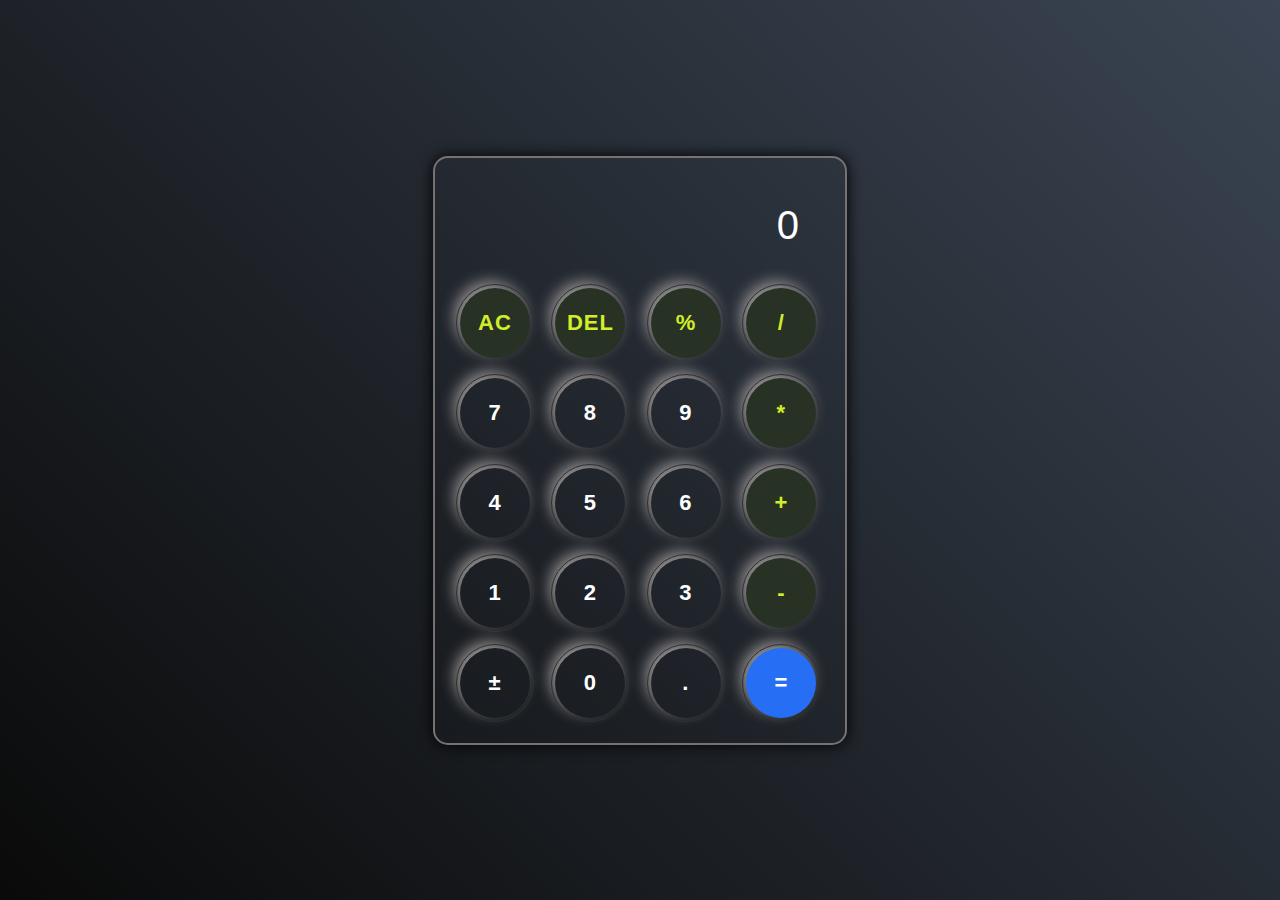
<file: Calculator/index.html>
<!DOCTYPE html>
<html lang="en">
<head>
    <meta charset="UTF-8">
    <meta name="viewport" content="width=device-width, initial-scale=1.0">
    <title>Calculator</title>
    <link rel="stylesheet" href="style.css">
</head>
<body>
    <div class="calculator">
        <div class="display">
            <input type="text" id="inputBox" value="0" placeholder="0" disabled>
        </div>
        <div class="row">
            <button type="button" class="opr">AC</button>
            <button type="button" class="opr">DEL</button>
            <button type="button" class="opr">%</button>
            <button type="button" class="opr">/</button>
        </div>
        <div class="row">
            <button type="button">7</button>
            <button type="button">8</button>
            <button type="button">9</button>
            <button type="button" class="opr">*</button>
        </div>
        <div class="row">
            <button type="button">4</button>
            <button type="button">5</button>
            <button type="button">6</button>
            <button type="button" class="opr">+</button>
        </div>
        <div class="row">
            <button type="button">1</button>
            <button type="button">2</button>
            <button type="button">3</button>
            <button type="button" class="opr">-</button>
        </div>
        <div class="row">
            <button type="button" id="plusMinus">&#xB1;</button>
            <button type="button">0</button>
            <button type="button">.</button>
            <button type="button" id="eqBtn">=</button>
        </div>

    </div>
    <script src="app.js"></script>
</body>
</html>
</file>
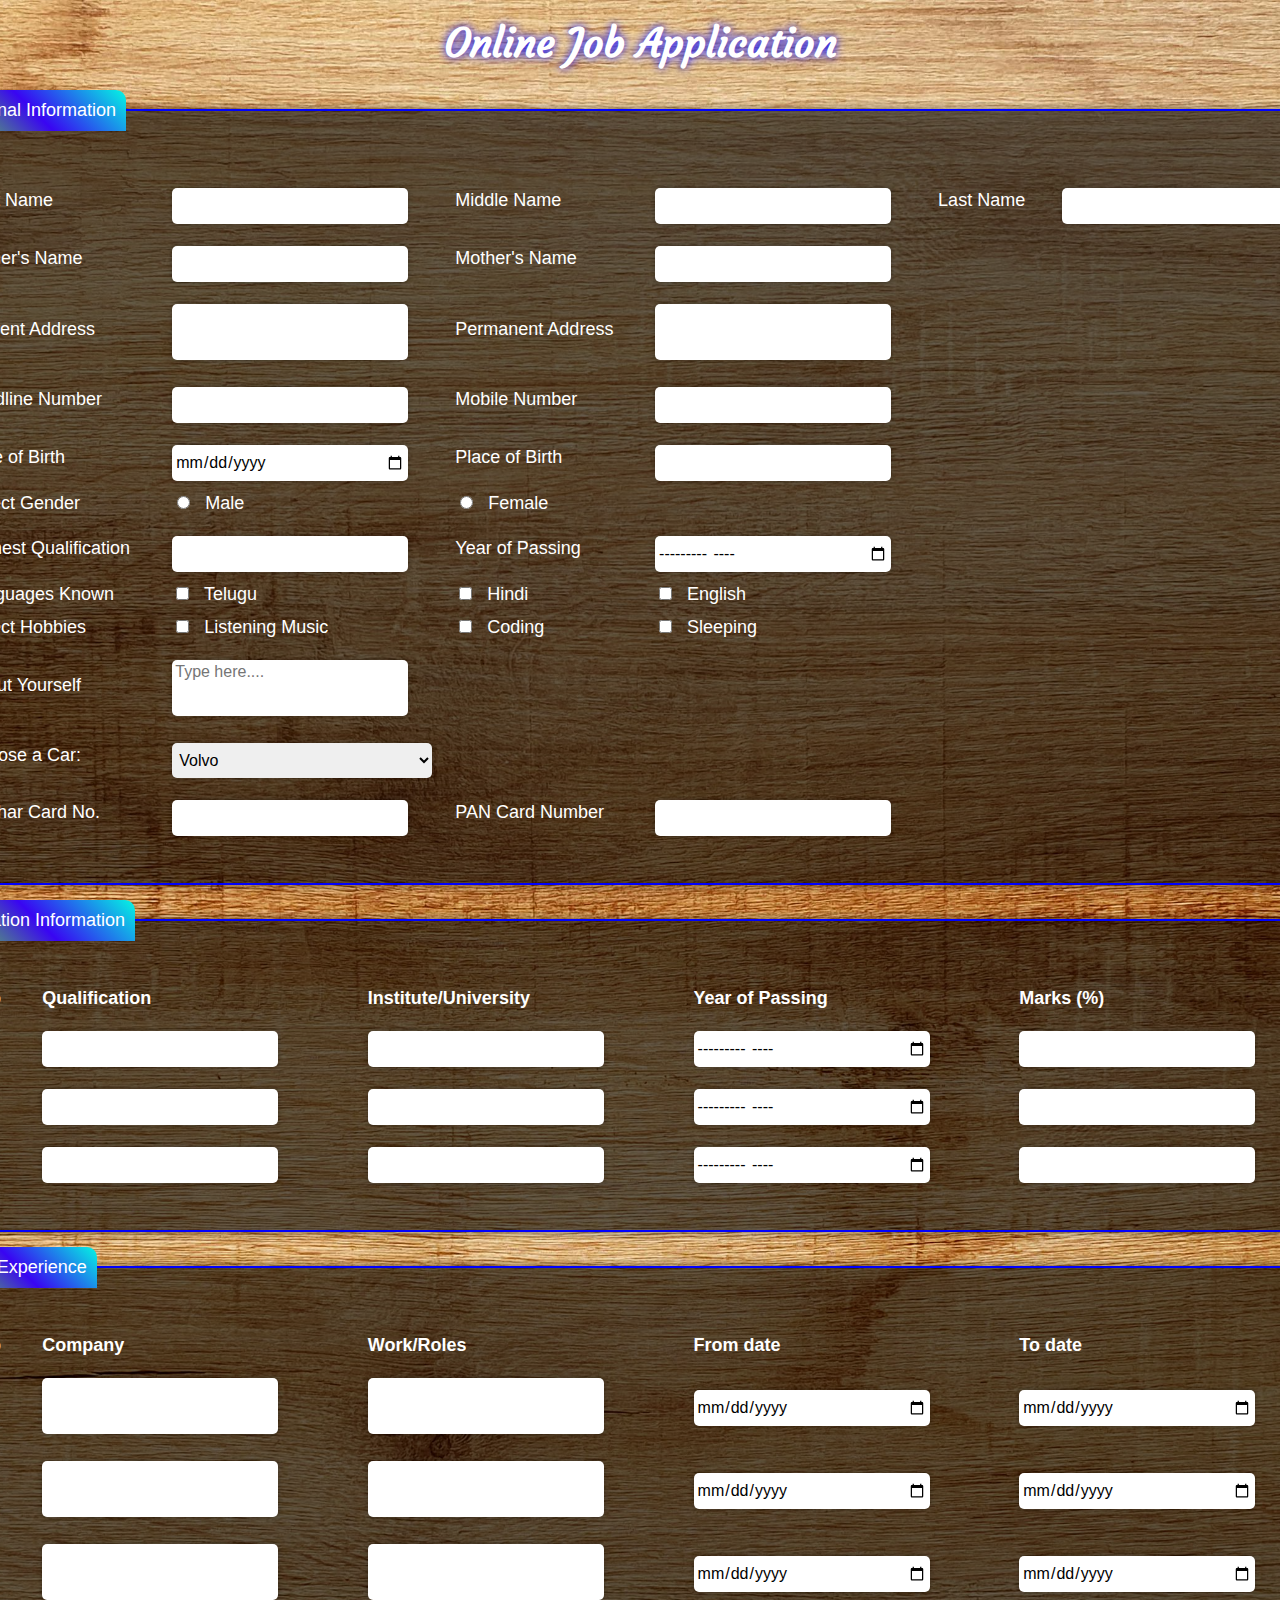
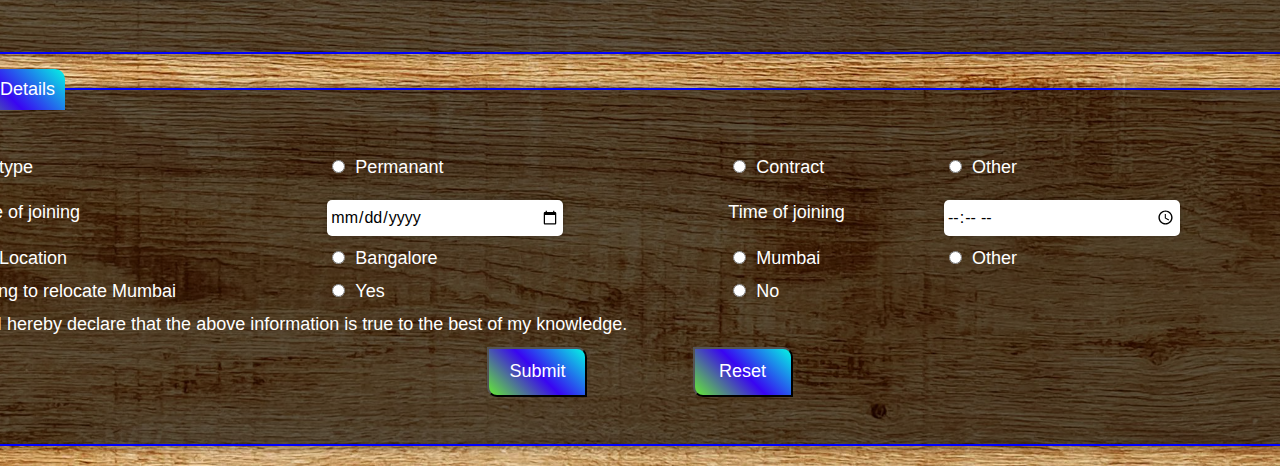
<file: Job_Application_form/index.html>
<!DOCTYPE html>
<html lang="en">
<head>
    <meta charset="UTF-8">
    <meta name="viewport" content="width=device-width, initial-scale=1.0">
    <title>Online Job Application</title>
    <link rel="stylesheet" href="style.css">
</head>
<body>
    <h1>Online Job Application</h1>
    <form>
        <fieldset>
            <legend>Personal Information</legend>
            <table>
                <tr>
                    <td><label>First Name</label></td>
                    <td><input type="text"></td>
                    <td><label>Middle Name</label></td>
                    <td><input type="text"></td>
                    <td><label>Last Name</label></td>
                    <td><input type="text"></td>
                </tr>
                <tr>
                    <td><label>Father's Name</label></td>
                    <td><input type="text"></td>
                    <td><label>Mother's Name</label></td>
                    <td><input type="text"></td>
                </tr>
                <tr>
                    <td>Current Address</td>
                    <td><textarea rows="4" cols="20"></textarea></td>
                    <td>Permanent Address</td>
                    <td><textarea rows="4" cols="20"></textarea></td>
                </tr>
                <tr>
                    <td>Landline Number</td>
                    <td><input type="text"></td>
                    <td>Mobile Number</td>
                    <td><input type="number"></td>
                </tr>
                <tr>
                    <td>Date of Birth</td>
                    <td><input type="date"></td>
                    <td>Place of Birth</td>
                    <td><input type="text"></td>
                </tr>
                <tr>
                    <td>Select Gender</td>
                    <td><input type="radio" value="male" name="Gender"> Male</td>
                    <td><input type="radio" value="female" name="Gender"> Female</td>
                </tr>
                <tr>
                    <td>Highest Qualification</td>
                    <td><input type="text"></td>
                    <td>Year of Passing</td>
                    <td><input type="month"></td>
                </tr>
                <tr>
                    <td>Languages Known</td>
                    <td><input type="checkbox" value="telugu" name="Language"> Telugu</td>
                    <td><input type="checkbox" value="hindi" name="Language"> Hindi</td>
                    <td><input type="checkbox" value="english" name="Language"> English</td>
                </tr>
                <tr>
                    <td>Select Hobbies</td>
                    <td><input type="checkbox" value="Listening music" name="Hobby"> Listening Music</td>
                    <td><input type="checkbox" value="coding" name="Hobby"> Coding</td>
                    <td><input type="checkbox" value="sleeping" name="Hobby"> Sleeping</td>
                </tr>
                <tr>
                    <td>About Yourself</td>
                    <td colspan="3"><textarea cols="40" rows="5" placeholder="Type here...."></textarea></td>
                </tr>
                <tr>
                    <td><label for="cars">Choose a Car: </label></td>
                    <td colspan="3">
                        <select name="cars" id="cars">
                            <option value="volvo">Volvo</option>
                            <option value="saab">Saab</option>
                            <option value="fiat">Fiat</option>
                            <option value="audi">Audi</option>
                        </select>
                    </td>
                </tr>
                <tr>
                    <td><label>Aadhar Card No.</label></td>
                    <td><input type="text"></td>
                    <td><label>PAN Card Number</label></td>
                    <td><input type="text"></td>
                </tr>
            </table>
        </fieldset>
        <fieldset>
            <legend>Education Information</legend>
            <table id="table">
                <tr>
                    <th>SNo</th>
                    <th>Qualification</th>
                    <th>Institute/University</th>
                    <th>Year of Passing</th>
                    <th>Marks (%)</th>
                </tr>
                <tr>
                    <td>1</td>
                    <td><input type="text"></td>
                    <td><input type="text"></td>
                    <td><input type="month"></td>
                    <td><input type="text"></td>
                </tr>
                <tr>
                    <td>2</td>
                    <td><input type="text"></td>
                    <td><input type="text"></td>
                    <td><input type="month"></td>
                    <td><input type="text"></td>
                </tr>
                <tr>
                    <td>3</td>
                    <td><input type="text"></td>
                    <td><input type="text"></td>
                    <td><input type="month"></td>
                    <td><input type="text"></td>
                </tr>
            </table>
        </fieldset>
        <fieldset>
            <legend>Work Experience</legend>
            <table>
                <tr>
                    <th>SNo</th>
                    <th>Company</th>
                    <th>Work/Roles</th>
                    <th>From date</th>
                    <th>To date</th>
                </tr>
                <tr>
                    <td>1</td>
                    <td><textarea rows="4" cols="20"></textarea></td>
                    <td><textarea rows="4" cols="20"></textarea></td>
                    <td><input type="date"></td>
                    <td><input type="date"></td>
                </tr>
                <tr>
                    <td>2</td>
                    <td><textarea rows="4" cols="20"></textarea></td>
                    <td><textarea rows="4" cols="20"></textarea></td>
                    <td><input type="date"></td>
                    <td><input type="date"></td>
                </tr>
                <tr>
                    <td>3</td>
                    <td><textarea rows="4" cols="20"></textarea></td>
                    <td><textarea rows="4" cols="20"></textarea></td>
                    <td><input type="date"></td>
                    <td><input type="date"></td>
                </tr>
            </table>
        </fieldset>
        <fieldset>
            <legend>Other Details</legend>
            <table>
                <tr>
                    <td>Job type</td>
                    <td><input type="radio" value="job" name="permanant">Permanant</td>
                    <td><input type="radio" value="job" name="contract">Contract</td>
                    <td><input type="radio" value="job" name="other">Other</td>
                </tr>
                <tr>
                    <td>Date of joining</td>
                    <td><input type="date"></td>
                    <td>Time of joining</td>
                    <td><input type="time"></td>
                </tr>
                <tr>
                    <td>Job Location</td>
                    <td><input type="radio">Bangalore</td>
                    <td><input type="radio">Mumbai</td>
                    <td><input type="radio">Other</td>
                </tr>
                <tr>
                    <td>Willing to relocate Mumbai</td>
                    <td><input type="radio">Yes</td>
                    <td><input type="radio">No</td>
                </tr>
                <tr>
                    <td colspan="4">
                        <input type="checkbox"> I hereby declare that the above information is true to the best of my knowledge.
                    </td>
                </tr>
                <tr>
                    <td colspan="4" style="text-align: center;">
                        <input type="submit" value="Submit">
                        <input type="reset" value="Reset" style="margin-left: 10px;">
                    </td>
                </tr>
            </table>
        </fieldset>
    </form>
</body>
</html>
</file>
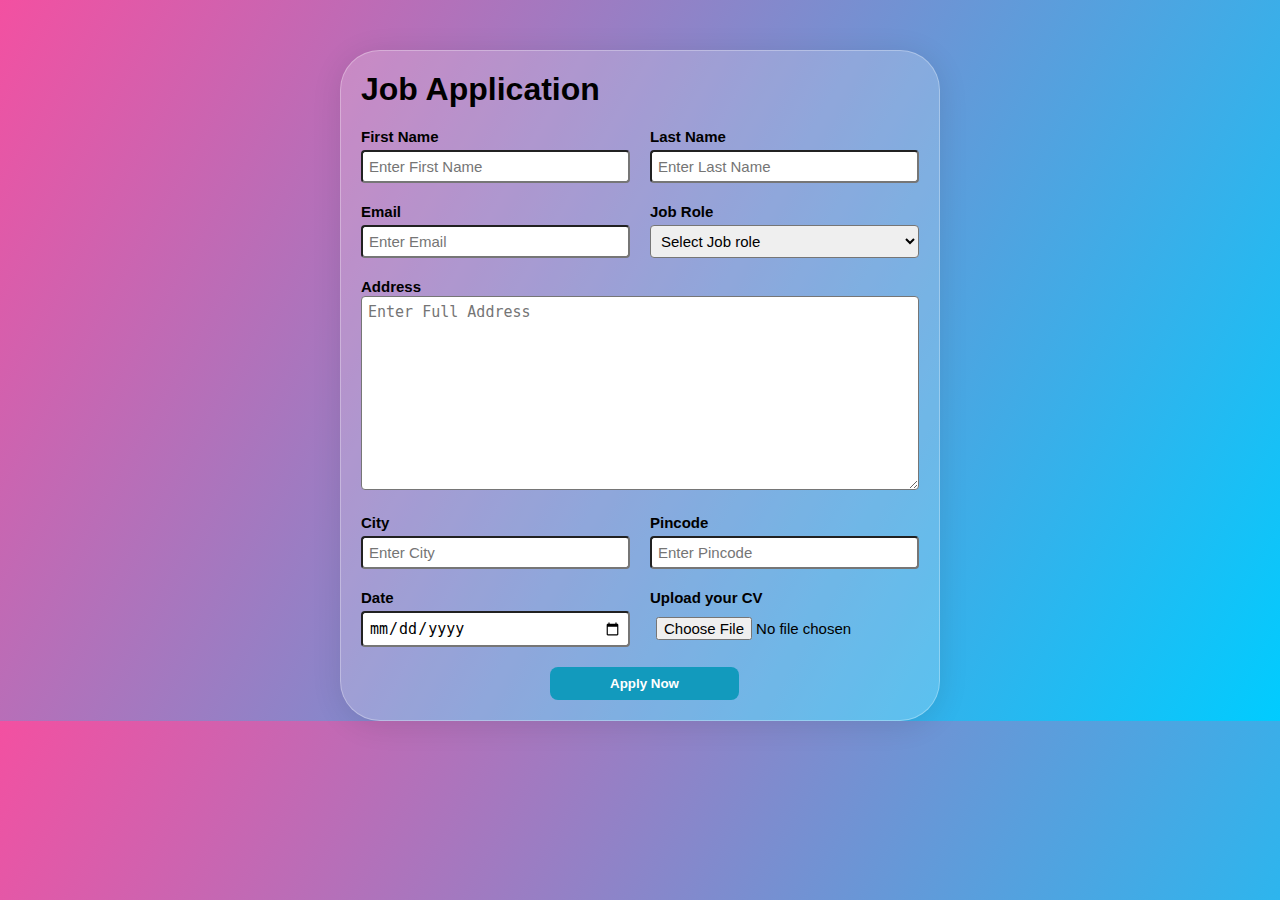
<file: Job Application/main.html>
<!DOCTYPE html>
<html lang="en">
<head>
    <meta charset="UTF-8">
    <meta name="viewport" content="width=device-width, initial-scale=1.0">
    <title>Job application form</title>
    <link rel="stylesheet" href="style.css">
</head>
<body>
    <div class="container">
        <div class="apply-box">
            <h1>Job Application</h1>
            <form action="">
                <div class="form-container">
                    <div class="form-control">
                        <label for="first-name">First Name</label>
                        <input type="text" id="first-name" name="first-name"
                        placeholder="Enter First Name">
                    </div>

                    <div class="form-control">
                        <label for="last-name">Last Name</label>
                        <input type="text" id="last-name" name="last-name"
                        placeholder="Enter Last Name">
                    </div>

                    <div class="form-control">
                        <label for="first-name">Email</label>
                        <input type="email" id="first-name" name="first-name"
                        placeholder="Enter Email">
                    </div>

                    <div class="form-control">
                        <label for="jobe-role">Job Role</label>
                        <select name="job-role" id="jobe-role">
                            <option value="frontend">Select Job role</option>
                            <option value="frontend">Frontend Developer</option>
                            <option value="frontend">Backend Developer</option>
                            <option value="frontend">Full Stack Developer</option>
                            <option value="frontend">UI UX Developer</option>
                        </select>
                    </div>

                    <div class="textarea-control">
                        <label for="address">Address</label>
                        <textarea name="add" id="" cols="30" rows="10" placeholder="Enter Full Address"></textarea>
                    </div>

                    <div class="form-control">
                        <label for="city">City</label>
                        <input type="text" id="first-name" name="first-name"
                        placeholder="Enter City">
                    </div>

                    <div class="form-control">
                        <label for="pincode">Pincode</label>
                        <input type="number" id="first-name" name="first-name"
                        placeholder="Enter Pincode">
                    </div>

                    <div class="form-control">
                        <label for="date">Date</label>
                        <input type="date" id="first-name" name="first-name">
                    </div>

                    <div class="form-control">
                        <label for="first-name">Upload your CV</label>
                        <input type="file" id="first-name" name="first-name">
                    </div>
                    <div class="button-container"></div>
                    <button type="submit">Apply Now</button>
                </div>
            </form>
        </div>
    </div>
</body>
</html>
</file>
<file: Calculator/style.css>
*{
  margin: 0;
  padding: 0;
  box-sizing: border-box;
  font-family: Arial, Helvetica, sans-serif;
  letter-spacing: 1px;
}

body{
  min-height: 100vh;
  max-width: 100%;
  display: flex;
  justify-content: center;
  align-items: center;
  background: linear-gradient(45deg, #0a0a0a, #3a4452);
}

.calculator{
  padding: 15px;
  box-shadow: 0 0 15px #000;
  border: 2px solid rgb(116,114,114);
  border-radius: 15px;
}

.display input{
  width: 360px;
  border: none;
  outline: none;
  padding: 20px;
  margin: 10px;
  background: transparent;
  color: #fff;
  font-size: 40px;
  text-align: right;
  cursor: pointer;
}

input::placeholder{
  color: #fff;
}

button{
  width: 70px;
  height: 70px;
  margin: 10px;
  background: transparent;
  color: #fff;
  font-size: 22px;
  font-weight: 600;
  border: 0;
  border-radius: 50%;
  box-shadow: -5px -6px 15px #9c9898;
  outline: 1px solid #313131;
  outline-offset: 3px;
  cursor: pointer;
}

button:active{
  background: #ee4845;
  transform: translate(2px, 2px);
}

.opr{
  color: #d1ee2b;
  background: #273224;
  font-weight: 700;
}

#eqBtn{
  background: rgb(38, 110, 244);
  font-weight: 900;
}
</file>
<file: Job_Application_form/style.css>
@import url('https://fonts.googleapis.com/css2?family=Courgette&display=swap');

body {
    font-family: 'Comic sans MS', sans-serif;
    background-image: url(bg.jpg);
    background-repeat: no-repeat;
    background-position: center;
    background-size: cover;
    margin: 0;
    padding: 0;
    display: flex;
    flex-direction: column;
    align-items: center;
    min-height: 100vh;
}

h1 {
    margin-top: 18px;
    text-align: center;
    font-family: "Courgette", cursive;
    font-weight: 600;
    font-size: 40px;
    font-style: normal;
    text-shadow: 0 0 10px blue;
    color: white;
}

form {
    width: 85%;
    max-width: 1000px; /* Increase the width */
    padding: 20px;
    border-radius: 20px;
    margin-top: -40px;
    display: flex;
    flex-direction: column;
    align-items: center;
}

fieldset {
    border: 2px solid blue;
    border-radius: 0px 20px 0px 20px;
    background-color: rgba(0, 0, 0, 0.6);
    color: white;
    margin-top: 15px;
    padding: 40px; /* Increase padding for more space */
    width: 140%;
    box-shadow: 0 0 10px rgba(0, 0, 0, 0.5);
    font-size: 18px;
    font-weight: 400;
}

legend {
    background: linear-gradient(45deg, rgb(100, 236, 51), rgb(57, 5, 242), rgb(4, 247, 227));
    color: white;
    padding: 10px;
    border-radius: 0px 10px 0px 10px;
}
input[type="submit"]{
    background: linear-gradient(45deg, rgb(100, 236, 51), rgb(57, 5, 242), rgb(4, 247, 227));
    color: white;
    padding: 12px;
    width: 100px;
    height: 50px;
    border-radius: 0px 10px 0px 10px;
    margin-right: 90px;
}
input[type="reset"]{
    background: linear-gradient(45deg, rgb(100, 236, 51), rgb(57, 5, 242), rgb(4, 247, 227));
    color: white;
    padding: 12px;
    width: 100px;
    height: 50px;
    border-radius: 0px 10px 0px 10px;
    margin-left: 90px;
}

table {
    width: 100%;
    border-spacing: 20px 2px; /* Add more space between rows */
    border-collapse: separate;
}

th, td {
    padding: 5px;
    text-align: left;
}

input[type="text"],
input[type="month"],
input[type="number"],
input[type="date"],
input[type="time"],
textarea,
select {
    border: none;
    outline: none;
    width: 230px; /* Increase the width of the input fields */
    height: 30px;
    border-radius: 5px;
    padding: 3px;
    margin-top: 10px;
    box-shadow: 0 0 5px rgba(0, 0, 0, 0.3);
}

input[type="text"]:focus,
input[type="month"]:focus
input[type="number"],
textarea:focus,
select:focus {
    background-color: lightblue;
    box-shadow: 0 0 0 1px blue;
}
input[type="submit"],
input[type="reset"]{
    color: white;
    font-family: 'Comic sans MS', sans-serif;
    font-size: 18px;
}
input[type="submit"]:hover,
input[type="reset"]:hover{
    background: linear-gradient(45deg, rgb(4, 247, 227), rgb(57, 5, 242), rgb(100, 236, 51));
    cursor: pointer;
}

fieldset#education-details input[type="text"],
fieldset#education-details input[type="month"] {
    width: 250px;
}


textarea {
    width: 230px; /* Increase the size of the textarea */
    height: 50px; /* Increased height */
    resize: none;
}

select {
    width: 260px;
    height: 35px;
}

label {
    font-weight: 400;
}

input[type="radio"],
input[type="checkbox"] {
    margin-right: 10px;
}
#cars, textarea::placeholder, input[type="date"], input[type="month"], input[type="time"]{
    font-family: 'Comic sans MS', sans-serif;
    font-size: 16px;
}
</file>
<file: Job Application/style.css>
*{
    margin: 0px;
    padding: 0px;
    box-sizing: border-box;
    
}
body{
    background: linear-gradient(120deg, rgb(243, 80, 161),rgb(0, 204, 255));
}

.container{
    max-width: 900px;
    margin: 0px auto;
    font-family: sans-serif;
}
.apply-box{
    max-width: 600px;
    padding: 20px;
    margin: 0px;
    margin-top: 50px;
    border: 1px solid rgba(255,255,255,0.3);
    background: rgba(255,255,255,0.2);
    box-shadow: 0 4px 30px rgba(0,0,0,0.1);
    border-radius: 40px;
    margin-left: auto;
    margin-right: auto;

}
.title-small{
    font-size: 20px;
    
}
.form-container{
    margin-top: 20px;
    display: grid;
    grid-template-columns: repeat(auto-fit, minmax(200px, 1fr));
    gap: 20px;
}
.form-control{
    display: flex;
    flex-direction: column; 
    font-weight: bold;
}
label {
    font-size: 15px;
    margin-bottom: 5px;
    font-weight:600;

}
input,
select,
textarea {
    padding: 6px;
    border: 6px 10px;
    border-radius: 4px;
    font-size: 15px;
}
inpt:focus {
    outline-color: royalblue;
}
.button-container{
    display: flex;
    justify-content: flex-end;
    margin-top: 20px; 
     
}
button {
    background-color: rgb(18, 154, 189);
    border: transparent solid 2px;
    color: white;
    border-radius: 8px;
    padding: 7px;
    font-weight: bold;
    margin-right: 180px;
    margin-left: -100px;
    
}
button:hover {
    background-color: rgb(243, 80, 161);
    border: 2px solid rgb(0, 204, 255);
    transition: 1ms ease-out;
    cursor: pointer;
}
.textarea-control {
    grid-column: 1/ span 2;
    font-weight: bold;
}
.textarea-control textarea{
    width: 100%;
}
@media(max-width:460px){
    .textarea-control{
        grid-column: 1/ span 1;
    }
}
</file>
